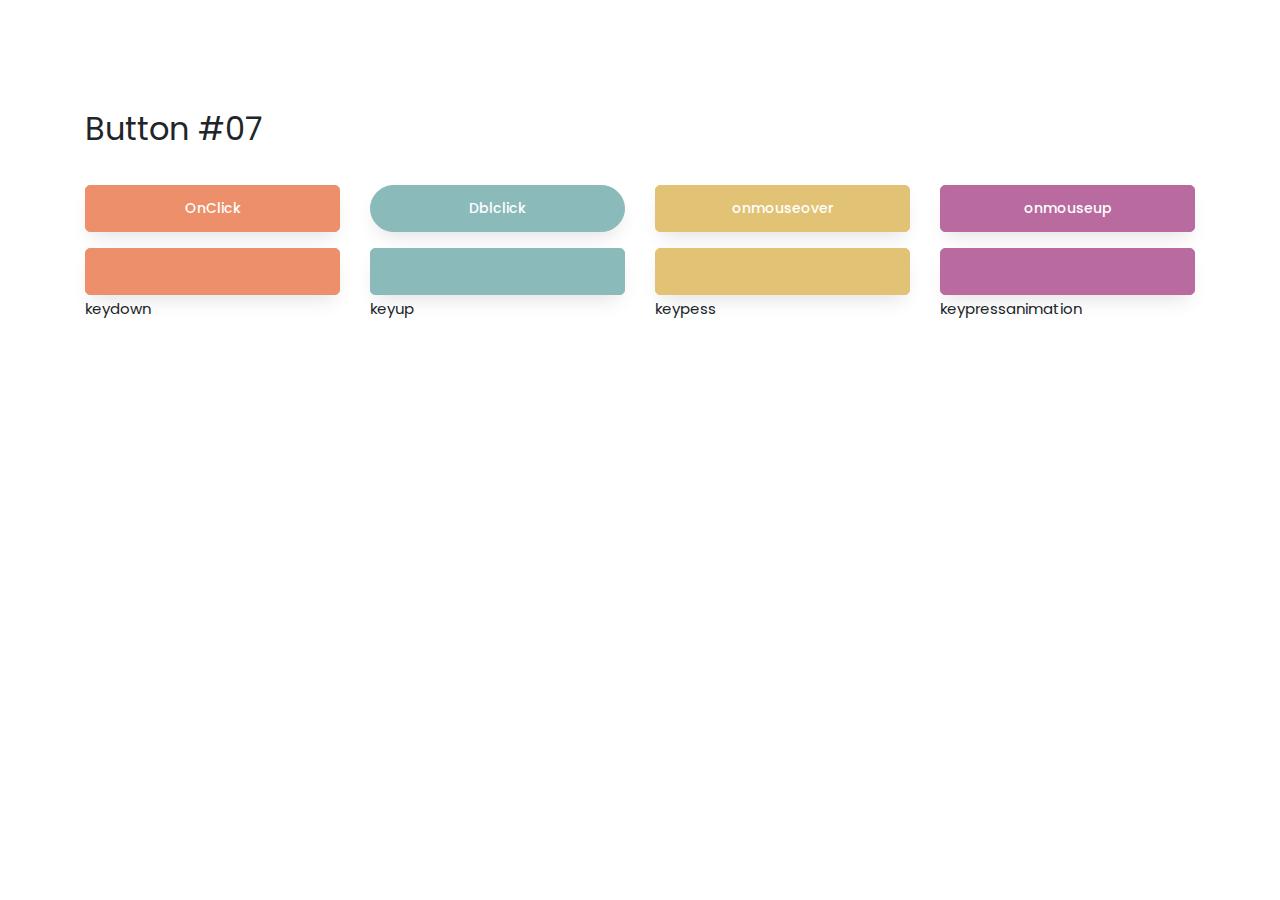
<file: index.html>
<!DOCTYPE html>
<html lang="en">
<head>
<title>Button 07</title>
<meta charset="utf-8">
<meta name="viewport" content="width=device-width, initial-scale=1, shrink-to-fit=no">
<link href="https://fonts.googleapis.com/css?family=Poppins:300,400,500,600,700,800,900" rel="stylesheet">
<link rel="stylesheet" href="style.css">
</head>
<body>
<section class="ftco-section" id="buttons">
<div class="container">
<div class="row mb-4">
<div class="col-md-12">
<h2 class="heading-section"> Button #07</h2>
</div>
</div>
<div class="row mb-5">
<div class="col-md-12 mb-3">
<div class="row">
<div class="col-md-3">
<button id="click" type="button" class="btn mb-2 mb-md-0 btn-primary btn-block">OnClick
</button>
</div>
<div class="col-md-3">
<button id='dblclick' type="button" class="btn mb-2 mb-md-0 btn-secondary btn-block btn-round">Dblclick
</button>
</div>
<div class="col-md-3">
<button id="onmouseover" type="button" class="btn mb-2 mb-md-0 btn-tertiary btn-block">onmouseover
</button>
</div>
<div class="col-md-3">
<button id="onmouseup" type="button" class="btn mb-2 mb-md-0 btn-quarternary btn-block">onmouseup
</button>
</div>
</div>
</div>
<div class="col-md-12 mb-3">
<div class="row">
<div class="col-md-3">
<input id="text1" type="text" class="btn mb-2 mb-md-0 btn-primary btn-block"><span>keydown</span>
<div class="icon d-flex align-items-center justify-content-center">
<i class="ion-ios-heart"></i>
</div>
</input>
</div>
<div class="col-md-3">
<input id='text2' type="text" class="btn mb-2 mb-md-0 btn-secondary btn-block"><span>keyup</span>
<div class="icon d-flex align-items-center justify-content-center">
<i class="ion-ios-trash"></i>
</div>
</input>
</div>
<div class="col-md-3">
<input id="text3" type="text" class="btn mb-2 mb-md-0 btn-tertiary btn-block"><span>keypess</span>
<div class="icon d-flex align-items-center justify-content-center">
<i class="ion-ios-paper-plane"></i>
</div>
</input>
</div>
<div class="col-md-3">
<input id="text4" type="text" class="btn mb-2 mb-md-0 btn-quarternary btn-block"><span>keypressanimation</span>
<div class="icon d-flex align-items-center justify-content-center">
<i class="ion-ios-cloud-download"></i>
</div>
</input>
</div>
</div>
</div>

</div>
</div>
</section>
<script src="js/clickEvent.js"></script>
<script src="https://cdn.jsdelivr.net/npm/@popperjs/core@2.11.8/dist/umd/popper.min.js" integrity="sha384-I7E8VVD/ismYTF4hNIPjVp/Zjvgyol6VFvRkX/vR+Vc4jQkC+hVqc2pM8ODewa9r" crossorigin="anonymous"></script>
<script src="https://cdn.jsdelivr.net/npm/bootstrap@5.3.2/dist/js/bootstrap.min.js" integrity="sha384-BBtl+eGJRgqQAUMxJ7pMwbEyER4l1g+O15P+16Ep7Q9Q+zqX6gSbd85u4mG4QzX+" crossorigin="anonymous"></script>

</body>
</html>
</file>
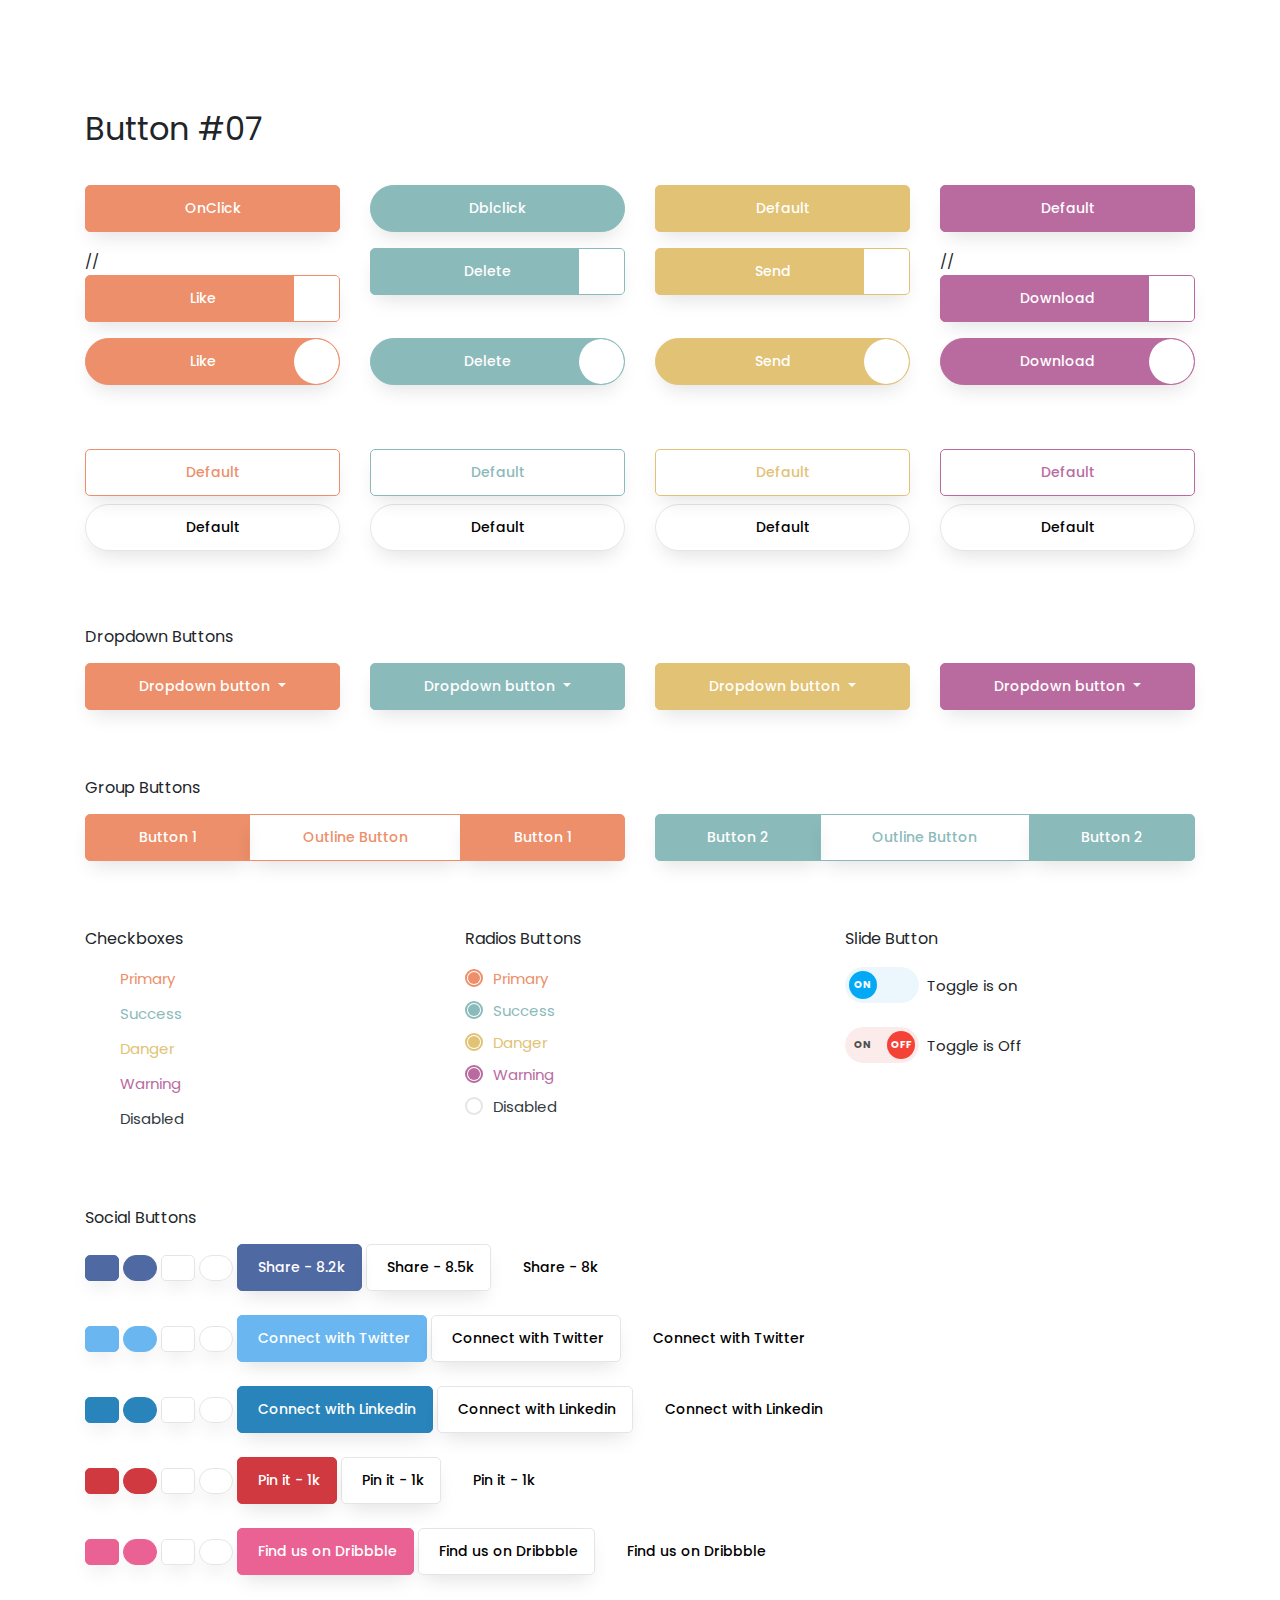
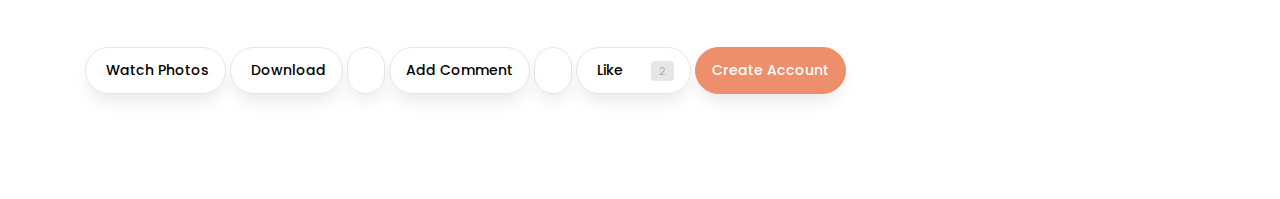
<file: Bootstrap Button Events/index.html>
<!DOCTYPE html>
<html lang="en">
<head>
<title>Button 07</title>
<meta charset="utf-8">
<meta name="viewport" content="width=device-width, initial-scale=1, shrink-to-fit=no">
<link href="https://fonts.googleapis.com/css?family=Poppins:300,400,500,600,700,800,900" rel="stylesheet">
<link rel="stylesheet" href="css/style.css">
</head>
<body>
<section class="ftco-section" id="buttons">
<div class="container">
<div class="row mb-4">
<div class="col-md-12">
<h2 class="heading-section"> Button #07</h2>
</div>
</div>
<div class="row mb-5">
<div class="col-md-12 mb-3">
<div class="row">
<div class="col-md-3">
<button id="click" type="button" class="btn mb-2 mb-md-0 btn-primary btn-block">OnClick
</button>
</div>
<div class="col-md-3">
<button id='dblclick' type="button" class="btn mb-2 mb-md-0 btn-secondary btn-block btn-round">Dblclick
</button>
</div>
<div class="col-md-3">
<button id="onmouseover" type="button" class="btn mb-2 mb-md-0 btn-tertiary btn-block">Default
</button>
</div>
<div class="col-md-3">
<button id="onmouseup" type="button" class="btn mb-2 mb-md-0 btn-quarternary btn-block">Default
</button>
</div>
</div>
</div>
<div class="col-md-12 mb-3">
<div class="row">
<div class="col-md-3">
//<button type="button" class="btn mb-2 mb-md-0 btn-primary btn-block"><span>Like</span>
<div class="icon d-flex align-items-center justify-content-center">
<i class="ion-ios-heart"></i>
</div>
</button>
</div>
<div class="col-md-3">
<button type="button" class="btn mb-2 mb-md-0 btn-secondary btn-block"><span>Delete</span>
<div class="icon d-flex align-items-center justify-content-center">
<i class="ion-ios-trash"></i>
</div>
</button>
</div>
<div class="col-md-3">
<button type="button" class="btn mb-2 mb-md-0 btn-tertiary btn-block"><span>Send</span>
<div class="icon d-flex align-items-center justify-content-center">
<i class="ion-ios-paper-plane"></i>
</div>
</button>
</div>
<div class="col-md-3">
//<button type="button" class="btn mb-2 mb-md-0 btn-quarternary btn-block"><span>Download</span>
<div class="icon d-flex align-items-center justify-content-center">
<i class="ion-ios-cloud-download"></i>
</div>
</button>
</div>
</div>
</div>
<div class="col-md-12 mb-3">
<div class="row">
<div class="col-md-3">
<button type="button" class="btn mb-2 mb-md-0 btn-primary btn-block btn-round"><span>Like</span>
<div class="icon icon-round d-flex align-items-center justify-content-center">
<i class="ion-ios-heart"></i>
</div>
</button>
</div>
<div class="col-md-3">
<button type="button" class="btn mb-2 mb-md-0 btn-secondary btn-block btn-round"><span>Delete</span>
<div class="icon icon-round d-flex align-items-center justify-content-center">
<i class="ion-ios-trash"></i>
</div>
</button>
</div>
<div class="col-md-3">
<button type="button" class="btn mb-2 mb-md-0 btn-tertiary btn-block btn-round"><span>Send</span>
<div class="icon icon-round d-flex align-items-center justify-content-center">
<i class="ion-ios-paper-plane"></i>
</div>
</button>
</div>
<div class="col-md-3">
<button type="button" class="btn mb-2 mb-md-0 btn-quarternary btn-block btn-round"><span>Download</span>
<div class="icon icon-round d-flex align-items-center justify-content-center">
<i class="ion-ios-cloud-download"></i>
</div>
</button>
</div>
</div>
</div>
</div>
<div class="row mb-5">
<div class="col-md-12 mb-2">
<div class="row">
<div class="col-md-3">
<button type="button" class="btn mb-2 mb-md-0 btn-outline-primary btn-block">Default</button>
</div>
<div class="col-md-3">
<button type="button" class="btn mb-2 mb-md-0 btn-outline-secondary btn-block">Default</button>
</div>
<div class="col-md-3">
<button type="button" class="btn mb-2 mb-md-0 btn-outline-tertiary btn-block">Default</button>
</div>
<div class="col-md-3">
<button type="button" class="btn mb-2 mb-md-0 btn-outline-quarternary btn-block">Default</button>
</div>
</div>
</div>
<div class="col-md-12 mb-2">
<div class="row">
<div class="col-md-3">
<button type="button" class="btn mb-2 mb-md-0 btn-round btn-outline btn-block">Default</button>
</div>
<div class="col-md-3">
<button type="button" class="btn mb-2 mb-md-0 btn-round btn-outline btn-block">Default</button>
</div>
<div class="col-md-3">
<button type="button" class="btn mb-2 mb-md-0 btn-round btn-outline btn-block">Default</button>
</div>
<div class="col-md-3">
<button type="button" class="btn mb-2 mb-md-0 btn-round btn-outline btn-block">Default</button>
</div>
</div>
</div>
</div>
<div class="row mb-5">
<div class="col-md-12">
<h2 class="heading-section">
<small>Dropdown Buttons</small>
</h2>
<div class="row">
<div class="col-md-3">
<div class="dropdown d-block">
<button class="btn mb-2 mb-md-0 btn-primary btn-block dropdown-toggle" type="button" id="dropdownMenuButton" data-toggle="dropdown" aria-haspopup="true" aria-expanded="false">
Dropdown button
</button>
<div class="dropdown-menu dropdown-menu-left" aria-labelledby="dropdownMenuButton">
<a class="dropdown-item" href="#">Action</a>
<a class="dropdown-item" href="#">Another action</a>
<a class="dropdown-item" href="#">Something else here</a>
</div>
</div>
</div>
<div class="col-md-3">
<div class="dropdown d-block">
<button class="btn mb-2 mb-md-0 btn-secondary btn-block dropdown-toggle" type="button" id="dropdownMenuButton2" data-toggle="dropdown" aria-haspopup="true" aria-expanded="false">
Dropdown button
</button>
<div class="dropdown-menu dropdown-menu-left" aria-labelledby="dropdownMenuButton2">
<a class="dropdown-item" href="#">Action</a>
<a class="dropdown-item" href="#">Another action</a>
<a class="dropdown-item" href="#">Something else here</a>
</div>
</div>
</div>
<div class="col-md-3">
<div class="dropdown d-block">
<button class="btn mb-2 mb-md-0 btn-tertiary btn-block dropdown-toggle" type="button" id="dropdownMenuButton3" data-toggle="dropdown" aria-haspopup="true" aria-expanded="false">
Dropdown button
</button>
<div class="dropdown-menu dropdown-menu-left" aria-labelledby="dropdownMenuButton3">
<a class="dropdown-item" href="#">Action</a>
<a class="dropdown-item" href="#">Another action</a>
<a class="dropdown-item" href="#">Something else here</a>
</div>
</div>
</div>
<div class="col-md-3">
<div class="dropdown d-block">
<button class="btn mb-2 mb-md-0 btn-quarternary btn-block dropdown-toggle" type="button" id="dropdownMenuButton4" data-toggle="dropdown" aria-haspopup="true" aria-expanded="false">
Dropdown button
</button>
<div class="dropdown-menu dropdown-menu-left" aria-labelledby="dropdownMenuButton4">
<a class="dropdown-item" href="#">Action</a>
<a class="dropdown-item" href="#">Another action</a>
<a class="dropdown-item" href="#">Something else here</a>
</div>
</div>
</div>
</div>
</div>
</div>
<div class="row mb-5">
<div class="col-md-12">
<h2 class="heading-section">
<small>Group Buttons</small>
</h2>
<div class="row">
<div class="col-md-6">
<div class="btn-group mb-2 mb-md-0 btn-block">
<button type="button" class="btn btn-primary">Button 1</button>
<button type="button" class="btn btn-outline-primary">Outline Button</button>
<button type="button" class="btn btn-primary">Button 1</button>
</div>
</div>
<div class="col-md-6">
<div class="btn-group mb-2 mb-md-0 btn-block">
<button type="button" class="btn btn-secondary">Button 2</button>
<button type="button" class="btn btn-outline-secondary">Outline Button</button>
<button type="button" class="btn btn-secondary">Button 2</button>
</div>
</div>
</div>
</div>
</div>
<div class="row mb-5">
<div class="col-md-4">
<h2 class="heading-section">
<small>Checkboxes</small>
</h2>
<div class="checkbox-wrap w-100">
<div class="checkbox checkbox-primary">
<label><input class="styled" type="checkbox" checked><span>Primary</span></label>
</div>
<div class="checkbox checkbox-secondary">
<label><input class="styled" type="checkbox" checked><span>Success</span></label>
</div>
<div class="checkbox checkbox-tertiary">
<label><input class="styled" type="checkbox" checked><span>Danger</span></label>
</div>
<div class="checkbox checkbox-quarternary">
<label><input class="styled" type="checkbox" checked><span>Warning</span></label>
</div>
<div class="checkbox checkbox-dark">
<label><input class="styled" type="checkbox" checked disabled><span>Disabled</span></label>
</div>
</div>
</div>
<div class="col-md-4">
<h2 class="heading-section">
<small>Radios Buttons</small>
</h2>
<div class="radio radio-primary">
<input type="radio" name="radio1" id="radio1" value="option1" checked>
<label for="radio1"><span>Primary</span></label>
</div>
<div class="radio radio-secondary">
<input type="radio" name="radio2" id="radio2" value="option2" checked>
<label for="radio2"><span>Success</span></label>
</div>
<div class="radio radio-tertiary">
<input type="radio" name="radio3" id="radio3" value="option3" checked>
<label for="radio3"><span>Danger</span></label>
</div>
<div class="radio radio-quarternary">
<input type="radio" name="radio4" id="radio4" value="option4" checked>
<label for="radio4"><span>Warning</span></label>
</div>
<div class="radio radio-dark">
<input type="radio" name="radio6" id="radio6" value="option6" disabled>
<label for="radio6"><span>Disabled</span></label>
</div>
</div>
<div class="col-md-4">
<h2 class="heading-section">
<small>Slide Button</small>
</h2>
<div class="slide-button">
<div class="toggle-button-cover">
<div class="button-cover d-flex align-items-center">
<div class="button r" id="button-1">
<input type="checkbox" class="checkbox">
<div class="knobs"></div>
<div class="layer"></div>
</div>
<div class="ml-2"><span class="ios-switch-control-description">Toggle is on</span></div>
</div>
</div>
<div class="toggle-button-cover">
<div class="button-cover d-flex align-items-center">
<div class="button r" id="button-10">
<input type="checkbox" class="checkbox" checked>
<div class="knobs">
<span>ON</span>
</div>
<div class="layer"></div>
</div>
<div class="ml-2"><span class="ios-switch-control-description">Toggle is Off</span></div>
</div>
</div>
</div>
</div>
</div>
<div class="row mb-5">
<div class="col-md-12">
<h2 class="heading-section">
<small>Social Buttons</small>
</h2>
</div>
<div class="col-md-12 mb-4">
<button type="button" class="btn mb-2 mb-md-0 btn-fb">
<i class="ion-logo-facebook"></i>
</button>
<button type="button" class="btn mb-2 mb-md-0 btn-round btn-fb">
<i class="ion-logo-facebook"></i>
</button>
<button type="button" class="btn mb-2 mb-md-0 btn-outline">
<i class="ion-logo-facebook"></i>
</button>
<button type="button" class="btn mb-2 mb-md-0 btn-outline btn-round">
<i class="ion-logo-facebook"></i>
</button>
<button type="button" class="btn mb-2 mb-md-0 btn-fb">
<i class="ion-logo-facebook mr-1"></i> Share - 8.2k
</button>
<button type="button" class="btn mb-2 mb-md-0 btn-outline">
<i class="ion-logo-facebook mr-1"></i> Share - 8.5k
</button>
<button type="button" class="btn mb-2 mb-md-0 btn-link ml-2">
<i class="ion-logo-facebook mr-1"></i> Share - 8k
</button>
</div>
<div class="col-md-12 mb-4">
<button type="button" class="btn mb-2 mb-md-0 btn-twitter">
<i class="ion-logo-twitter"></i>
</button>
<button type="button" class="btn mb-2 mb-md-0 btn-round btn-twitter">
<i class="ion-logo-twitter"></i>
</button>
<button type="button" class="btn mb-2 mb-md-0 btn-outline">
<i class="ion-logo-twitter"></i>
</button>
<button type="button" class="btn mb-2 mb-md-0 btn-outline btn-round">
<i class="ion-logo-twitter"></i>
</button>
<button type="button" class="btn mb-2 mb-md-0 btn-twitter">
<i class="ion-logo-twitter mr-1"></i> Connect with Twitter
</button>
<button type="button" class="btn mb-2 mb-md-0 btn-outline">
<i class="ion-logo-twitter mr-1"></i> Connect with Twitter
</button>
<button type="button" class="btn mb-2 mb-md-0 btn-link ml-2">
<i class="ion-logo-twitter mr-1"></i> Connect with Twitter
</button>
</div>
<div class="col-md-12 mb-4">
<button type="button" class="btn mb-2 mb-md-0 btn-linkedin">
<i class="ion-logo-linkedin"></i>
</button>
<button type="button" class="btn mb-2 mb-md-0 btn-round btn-linkedin">
<i class="ion-logo-linkedin"></i>
</button>
<button type="button" class="btn mb-2 mb-md-0 btn-outline">
<i class="ion-logo-linkedin"></i>
</button>
<button type="button" class="btn mb-2 mb-md-0 btn-outline btn-round">
<i class="ion-logo-linkedin"></i>
</button>
<button type="button" class="btn mb-2 mb-md-0 btn-linkedin">
<i class="ion-logo-linkedin mr-1"></i> Connect with Linkedin
</button>
<button type="button" class="btn mb-2 mb-md-0 btn-outline">
<i class="ion-logo-linkedin mr-1"></i> Connect with Linkedin
</button>
<button type="button" class="btn mb-2 mb-md-0 btn-link ml-2">
<i class="ion-logo-linkedin mr-1"></i> Connect with Linkedin
</button>
</div>
<div class="col-md-12 mb-4">
<button type="button" class="btn mb-2 mb-md-0 btn-pinterest">
<i class="ion-logo-pinterest"></i>
</button>
<button type="button" class="btn mb-2 mb-md-0 btn-round btn-pinterest">
<i class="ion-logo-pinterest"></i>
</button>
<button type="button" class="btn mb-2 mb-md-0 btn-outline">
<i class="ion-logo-pinterest"></i>
</button>
<button type="button" class="btn mb-2 mb-md-0 btn-outline btn-round">
<i class="ion-logo-pinterest"></i>
</button>
<button type="button" class="btn mb-2 mb-md-0 btn-pinterest">
<i class="ion-logo-pinterest mr-1"></i> Pin it - 1k
</button>
<button type="button" class="btn mb-2 mb-md-0 btn-outline">
<i class="ion-logo-pinterest mr-1"></i> Pin it - 1k
</button>
<button type="button" class="btn mb-2 mb-md-0 btn-link ml-2">
<i class="ion-logo-pinterest mr-1"></i> Pin it - 1k
</button>
</div>
<div class="col-md-12 mb-4">
<button type="button" class="btn mb-2 mb-md-0 btn-dribbble">
<i class="ion-logo-dribbble"></i>
</button>
<button type="button" class="btn mb-2 mb-md-0 btn-round btn-dribbble">
<i class="ion-logo-dribbble"></i>
</button>
<button type="button" class="btn mb-2 mb-md-0 btn-outline">
<i class="ion-logo-dribbble"></i>
</button>
<button type="button" class="btn mb-2 mb-md-0 btn-outline btn-round">
<i class="ion-logo-dribbble"></i>
</button>
<button type="button" class="btn mb-2 mb-md-0 btn-dribbble">
<i class="ion-logo-dribbble mr-1"></i> Find us on Dribbble
</button>
<button type="button" class="btn mb-2 mb-md-0 btn-outline">
<i class="ion-logo-dribbble mr-1"></i> Find us on Dribbble
</button>
<button type="button" class="btn mb-2 mb-md-0 btn-link ml-2">
<i class="ion-logo-dribbble mr-1"></i> Find us on Dribbble
</button>
</div>
</div>
<div class="row">
<div class="col-md-12">
<button type="button" class="btn mb-2 mb-md-0 btn-round btn-outline">
<i class="ion-ios-images mr-1"></i>
Watch Photos
</button>
<button type="button" class="btn mb-2 mb-md-0 btn-round btn-outline">
<i class="ion-ios-download mr-1"></i>
Download
</button>
<button type="button" class="btn mb-2 mb-md-0 btn-round btn-outline">
<i class="ion-ios-download mr-1"></i>
</button>
<button type="button" class="btn mb-2 mb-md-0 btn-round btn-outline">
Add Comment
</button>
<button type="button" class="btn mb-2 mb-md-0 btn-round btn-outline">
<i class="ion-ios-chatboxes mr-1"></i>
</button>
<button type="button" class="btn mb-2 mb-md-0 btn-round btn-outline">
<i class="ion-ios-heart mr-1"></i>
Like
<small class="ml-4 rounded">2</small>
</button>
<button type="button" class="btn mb-2 mb-md-0 btn-round btn-primary">
Create Account
</button>
</div>
</div>
</div>
</section>
<script src="js/clickEvent.js"></script>
<script src="https://cdn.jsdelivr.net/npm/@popperjs/core@2.11.8/dist/umd/popper.min.js" integrity="sha384-I7E8VVD/ismYTF4hNIPjVp/Zjvgyol6VFvRkX/vR+Vc4jQkC+hVqc2pM8ODewa9r" crossorigin="anonymous"></script>
<script src="https://cdn.jsdelivr.net/npm/bootstrap@5.3.2/dist/js/bootstrap.min.js" integrity="sha384-BBtl+eGJRgqQAUMxJ7pMwbEyER4l1g+O15P+16Ep7Q9Q+zqX6gSbd85u4mG4QzX+" crossorigin="anonymous"></script>

</body>
</html>
</file>
